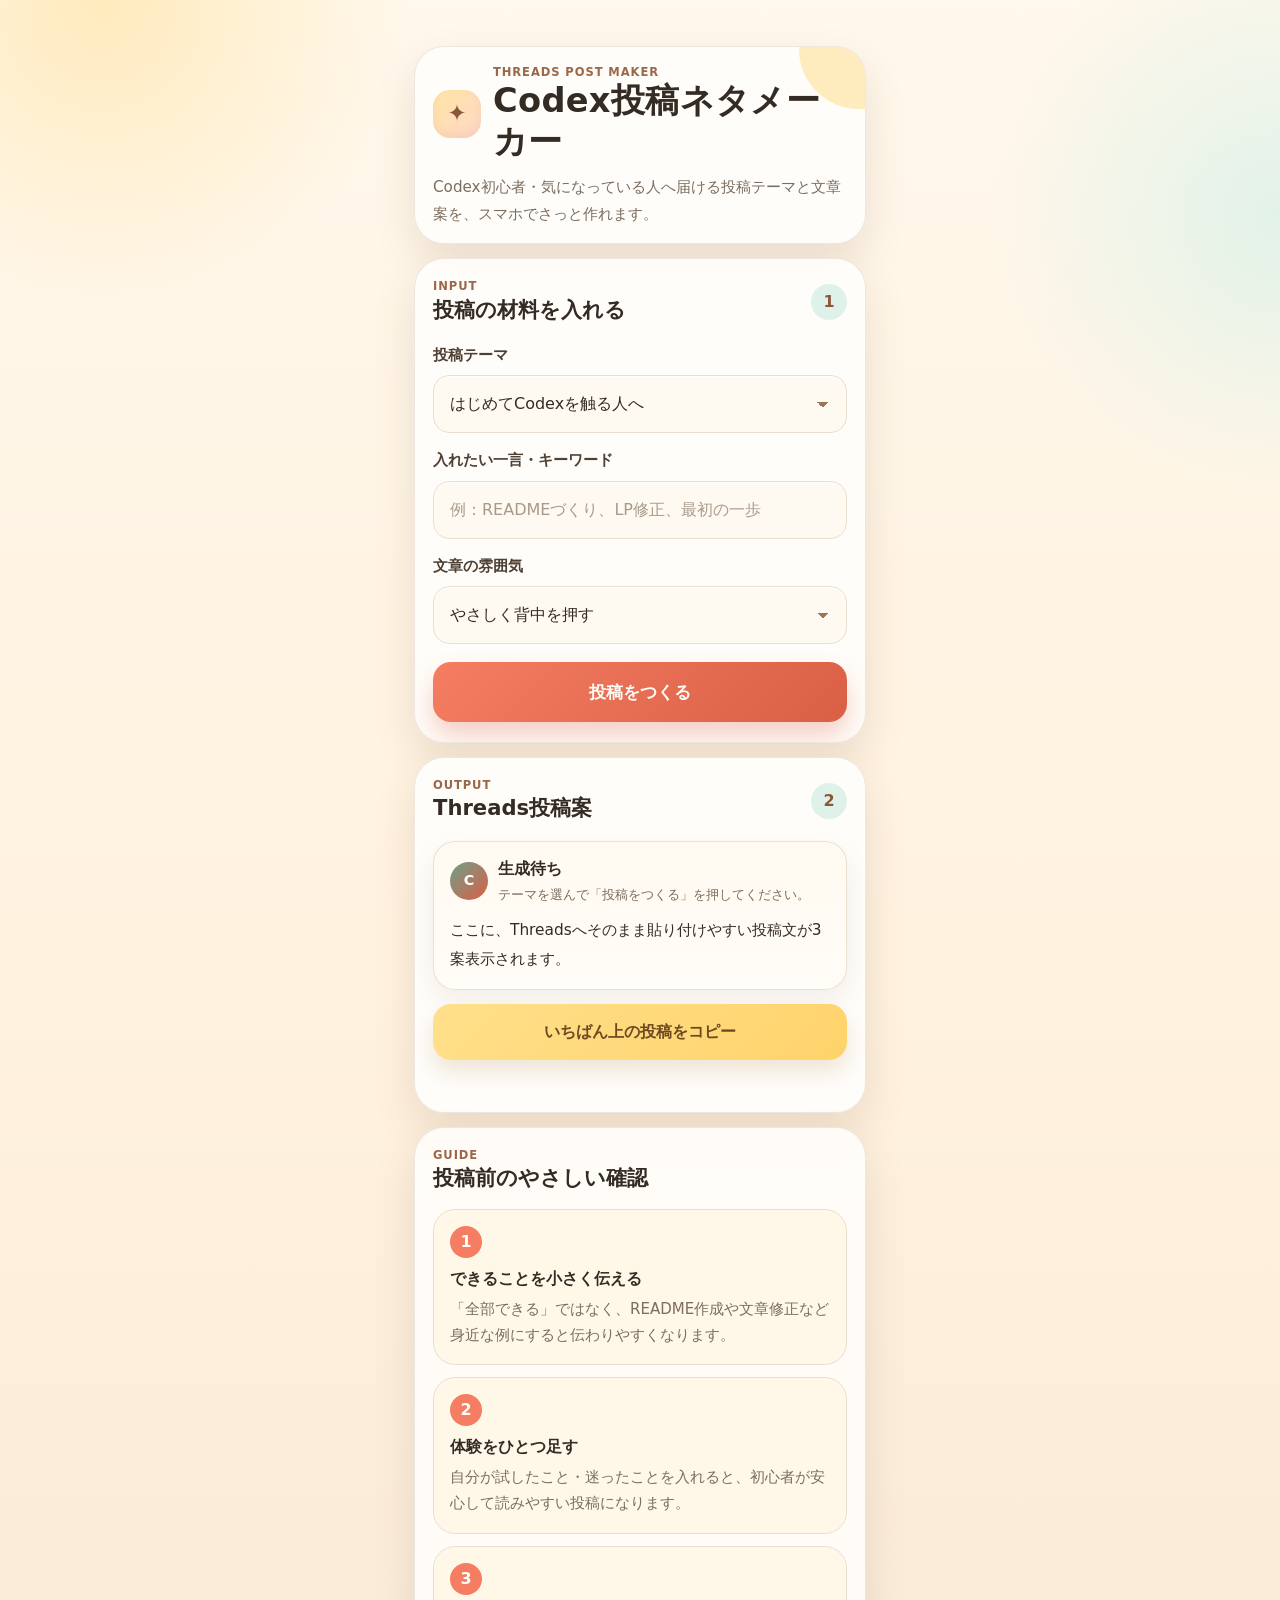
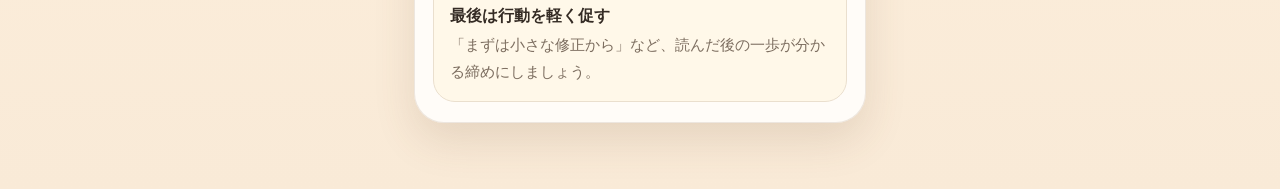
<file: index.html>
<!DOCTYPE html>
<html lang="ja">
<head>
  <meta charset="UTF-8">
  <meta name="viewport" content="width=device-width, initial-scale=1.0">
  <title>Codex はじめて投稿ネタメーカー</title>
  <meta name="description" content="Codex初心者向けに、Threads投稿のネタと文章案をやさしく作れるスマホ対応ツールです。">
  <link rel="stylesheet" href="style.css">
</head>
<body>
  <main class="app-shell">
    <header class="app-header" aria-labelledby="page-title">
      <div class="brand-row">
        <span class="app-icon" aria-hidden="true">✦</span>
        <div>
          <p class="eyebrow">Threads post maker</p>
          <h1 id="page-title">Codex投稿ネタメーカー</h1>
        </div>
      </div>
      <p class="lead-text">Codex初心者・気になっている人へ届ける投稿テーマと文章案を、スマホでさっと作れます。</p>
    </header>

    <section class="tool-grid" aria-label="投稿作成ツール">
      <section class="card maker-card" aria-labelledby="maker-title">
        <div class="section-title-row">
          <div>
            <p class="section-kicker">Input</p>
            <h2 id="maker-title">投稿の材料を入れる</h2>
          </div>
          <span class="step-badge">1</span>
        </div>

        <form id="postForm" class="post-form">
          <div class="field-group">
            <label for="theme">投稿テーマ</label>
            <select id="theme" name="theme">
              <option value="firstStep">はじめてCodexを触る人へ</option>
              <option value="benefit">Codexで助かること</option>
              <option value="tips">つまずきにくい使い方</option>
              <option value="story">自分の体験談風</option>
            </select>
          </div>

          <div class="field-group">
            <label for="keyword">入れたい一言・キーワード</label>
            <input id="keyword" name="keyword" type="text" maxlength="40" placeholder="例：READMEづくり、LP修正、最初の一歩">
          </div>

          <div class="field-group">
            <label for="tone">文章の雰囲気</label>
            <select id="tone" name="tone">
              <option value="gentle">やさしく背中を押す</option>
              <option value="friendly">友だちに話すように</option>
              <option value="clear">すっきり分かりやすく</option>
            </select>
          </div>

          <button type="submit" class="generate-button">投稿をつくる</button>
        </form>
      </section>

      <section class="card result-card" aria-live="polite" aria-labelledby="result-title">
        <div class="section-title-row">
          <div>
            <p class="section-kicker">Output</p>
            <h2 id="result-title">Threads投稿案</h2>
          </div>
          <span class="step-badge">2</span>
        </div>

        <div id="resultText" class="result-list">
          <article class="post-card is-placeholder">
            <div class="post-card-header">
              <span class="avatar" aria-hidden="true">C</span>
              <div>
                <h3>生成待ち</h3>
                <p>テーマを選んで「投稿をつくる」を押してください。</p>
              </div>
            </div>
            <p class="post-body">ここに、Threadsへそのまま貼り付けやすい投稿文が3案表示されます。</p>
          </article>
        </div>

        <button id="copyButton" class="copy-button" type="button">いちばん上の投稿をコピー</button>
        <p id="copyMessage" class="copy-message" role="status"></p>
      </section>
    </section>

    <section class="card guide-card" aria-labelledby="guide-title">
      <p class="section-kicker">Guide</p>
      <h2 id="guide-title">投稿前のやさしい確認</h2>
      <div class="guide-grid">
        <div class="mini-card">
          <span>1</span>
          <h3>できることを小さく伝える</h3>
          <p>「全部できる」ではなく、README作成や文章修正など身近な例にすると伝わりやすくなります。</p>
        </div>
        <div class="mini-card">
          <span>2</span>
          <h3>体験をひとつ足す</h3>
          <p>自分が試したこと・迷ったことを入れると、初心者が安心して読みやすい投稿になります。</p>
        </div>
        <div class="mini-card">
          <span>3</span>
          <h3>最後は行動を軽く促す</h3>
          <p>「まずは小さな修正から」など、読んだ後の一歩が分かる締めにしましょう。</p>
        </div>
      </div>
    </section>
  </main>

  <script src="script.js"></script>
</body>
</html>
</file>
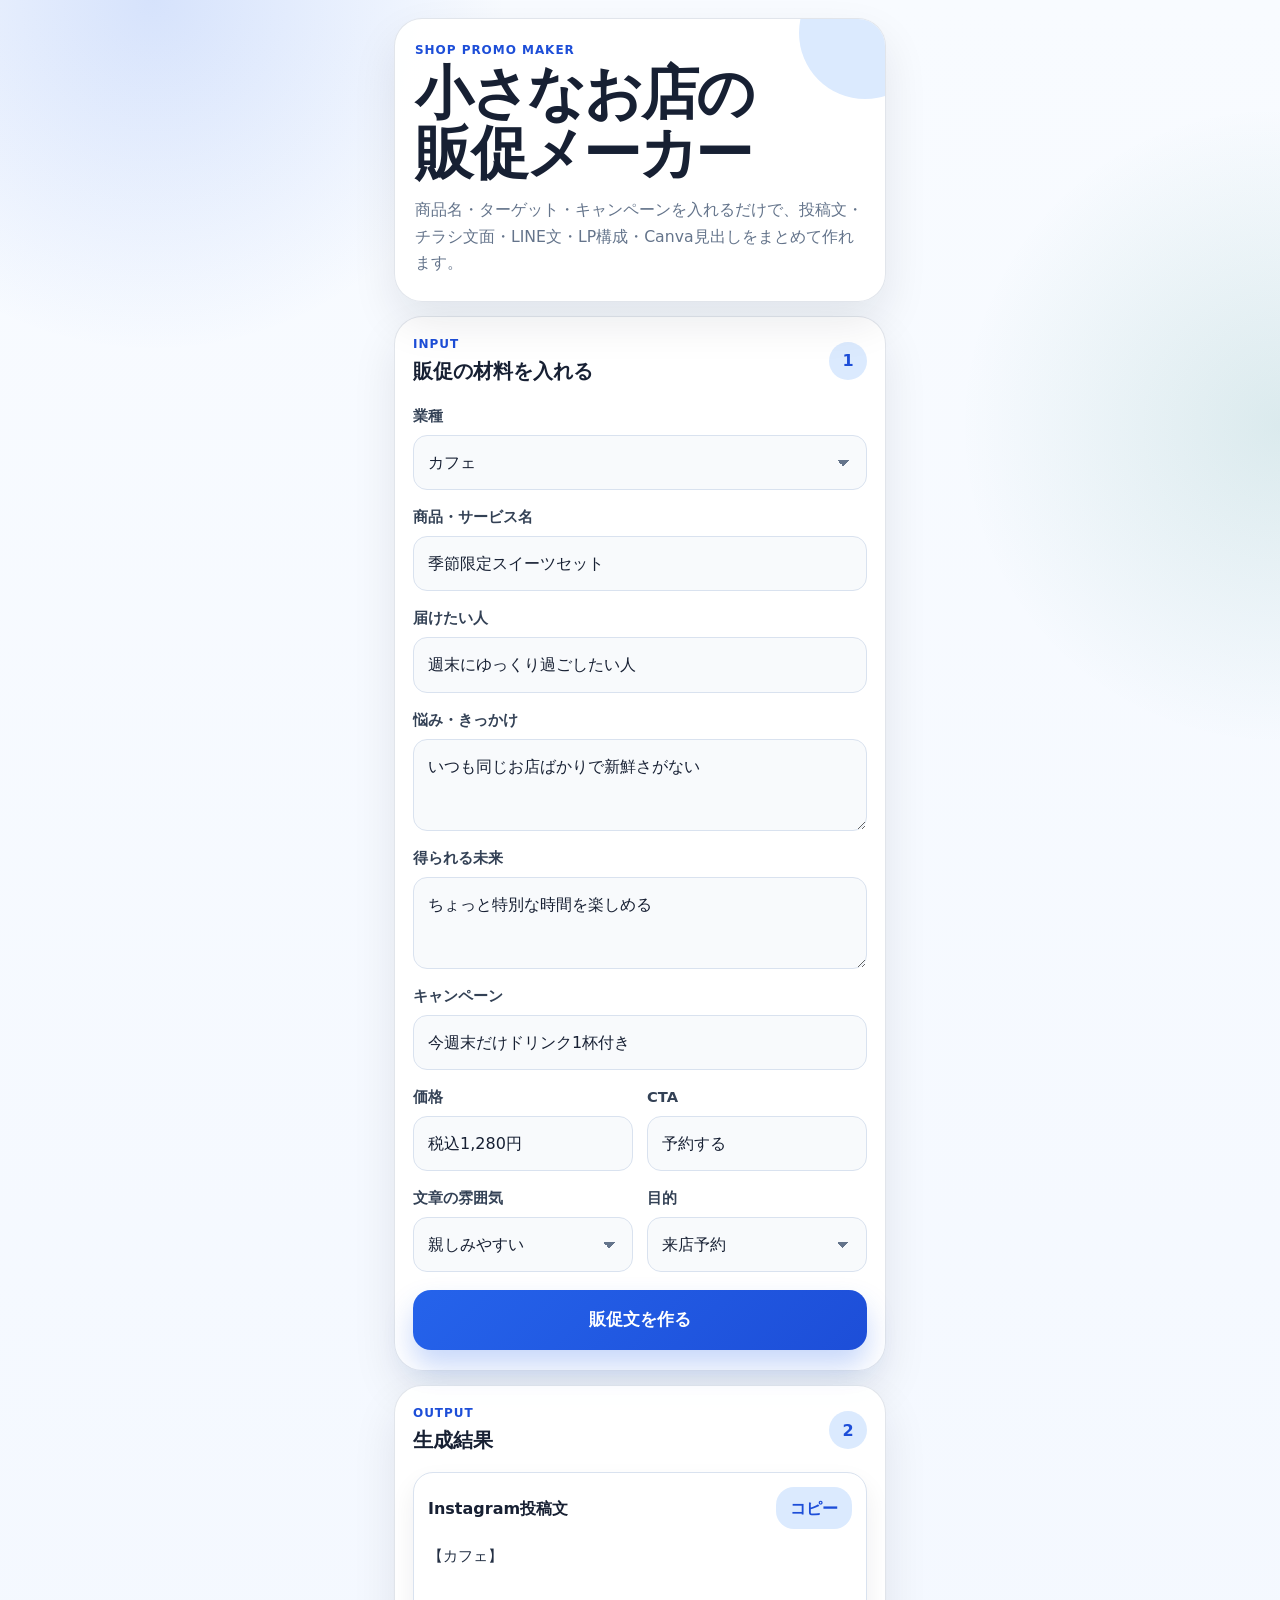
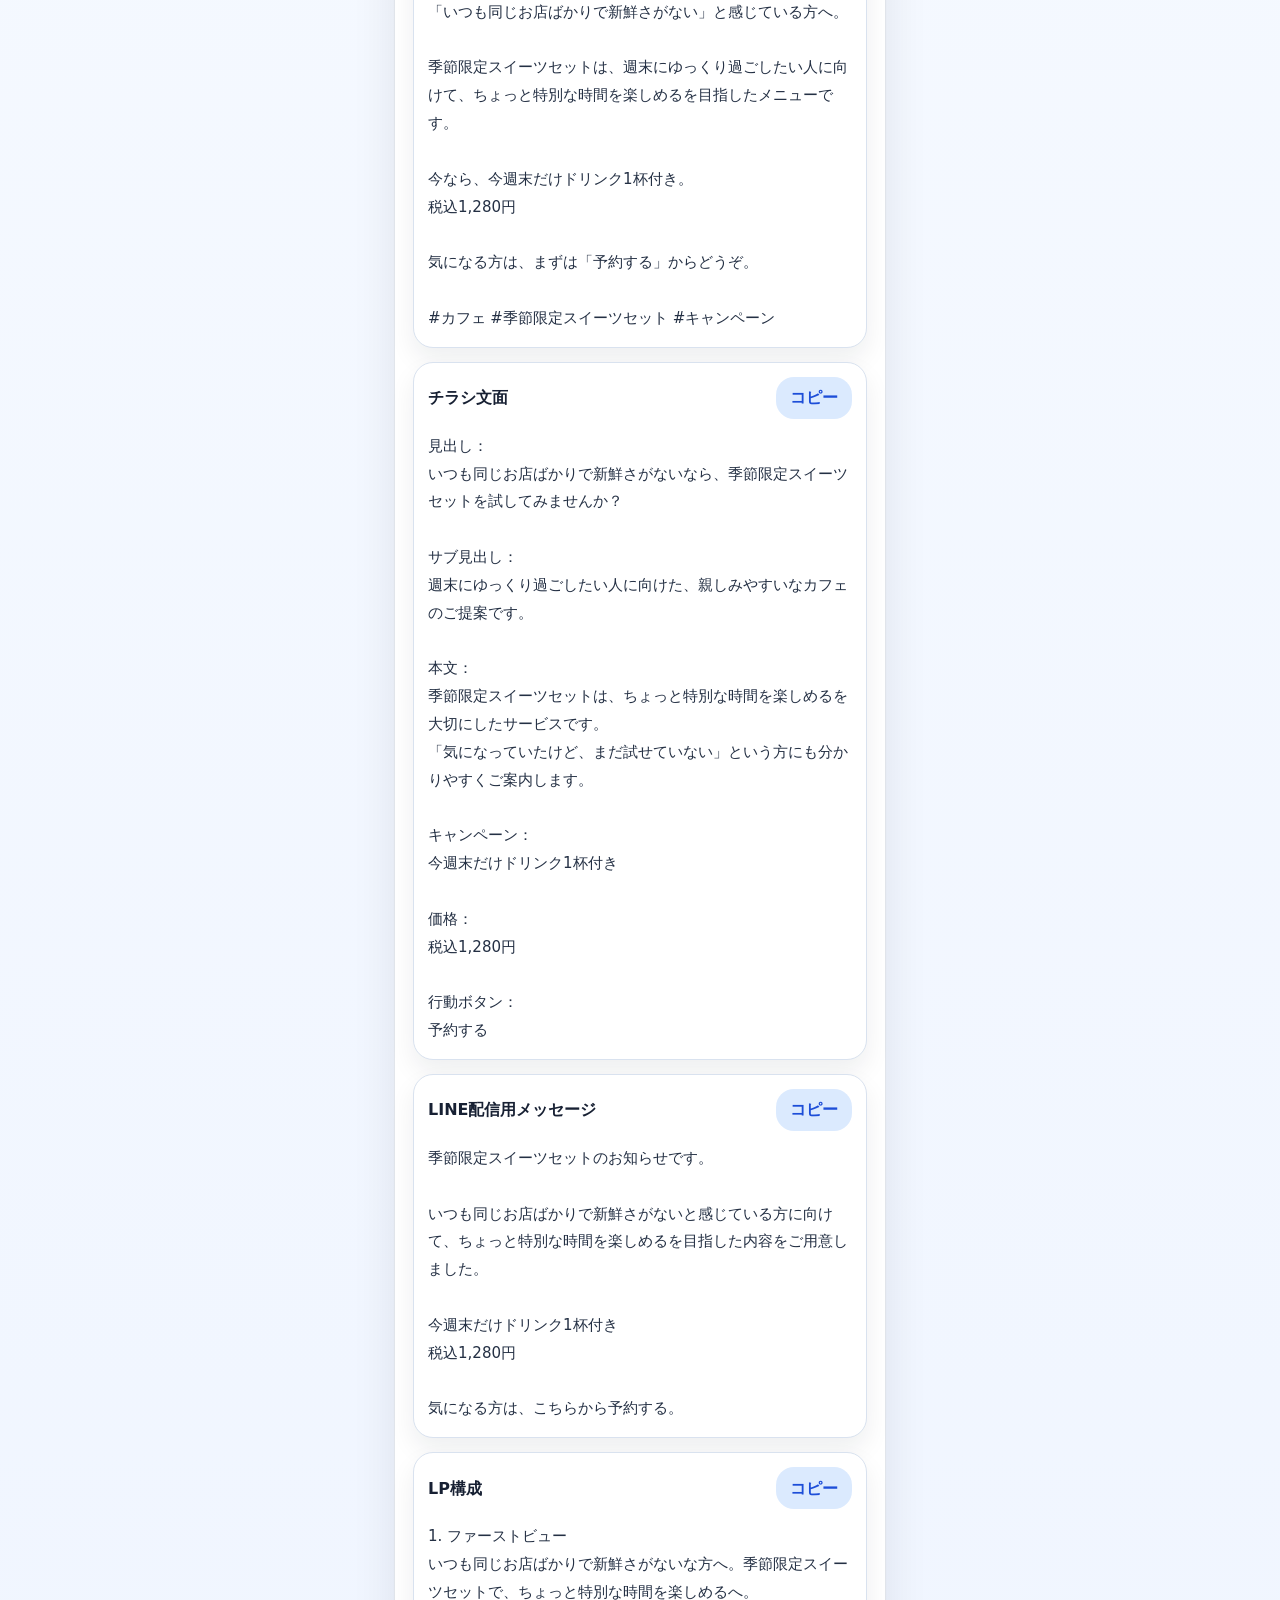
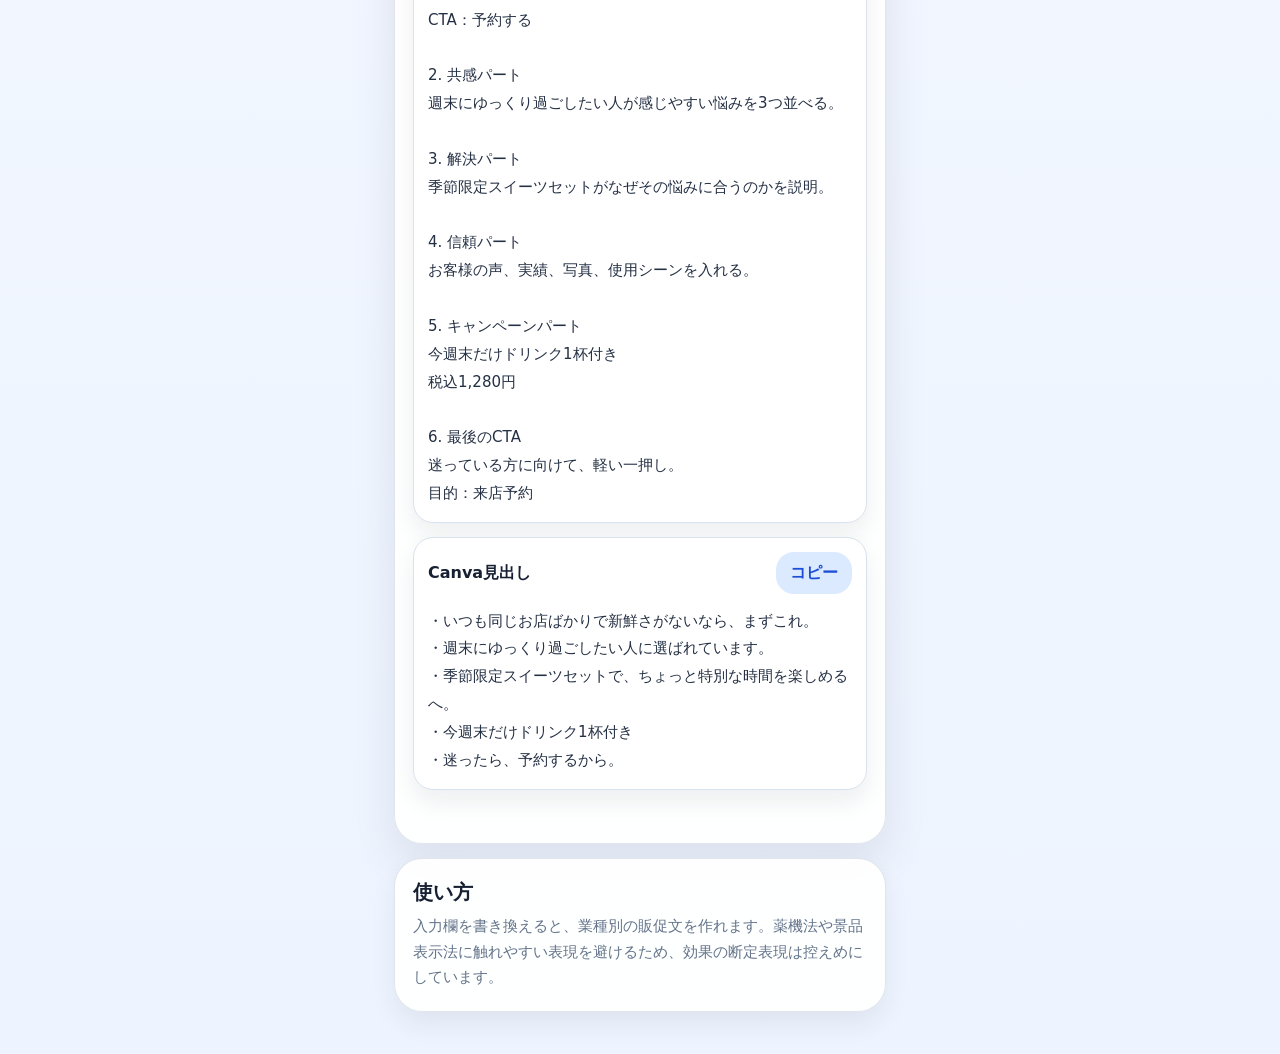
<file: shop-promo-maker/index.html>
<!DOCTYPE html>
<html lang="ja">
<head>
  <meta charset="UTF-8">
  <meta name="viewport" content="width=device-width, initial-scale=1.0">
  <title>小さなお店の販促メーカー</title>
  <meta name="description" content="小さなお店・個人事業主向けに、Instagram投稿文、チラシ文面、LINE配信文、LP構成、Canva見出しをまとめて作れるスマホ対応ツールです。">
  <link rel="stylesheet" href="style.css">
</head>
<body>
  <main class="app-shell">
    <header class="hero" aria-labelledby="page-title">
      <p class="eyebrow">Shop Promo Maker</p>
      <h1 id="page-title">小さなお店の<br>販促メーカー</h1>
      <p class="lead">商品名・ターゲット・キャンペーンを入れるだけで、投稿文・チラシ文面・LINE文・LP構成・Canva見出しをまとめて作れます。</p>
    </header>

    <section class="card" aria-labelledby="input-title">
      <div class="section-head">
        <div>
          <p class="eyebrow">Input</p>
          <h2 id="input-title">販促の材料を入れる</h2>
        </div>
        <span class="badge">1</span>
      </div>

      <form id="promoForm" class="promo-form">
        <label class="field">
          <span>業種</span>
          <select id="industry" name="industry">
            <option>カフェ</option>
            <option>美容室</option>
            <option>整体・サロン</option>
            <option>ネイル</option>
            <option>ハンドメイド</option>
            <option>教室・スクール</option>
            <option>食品通販</option>
            <option>子ども服</option>
            <option>その他</option>
          </select>
        </label>

        <label class="field">
          <span>商品・サービス名</span>
          <input id="product" name="product" type="text" value="季節限定スイーツセット">
        </label>

        <label class="field">
          <span>届けたい人</span>
          <input id="target" name="target" type="text" value="週末にゆっくり過ごしたい人">
        </label>

        <label class="field">
          <span>悩み・きっかけ</span>
          <textarea id="pain" name="pain">いつも同じお店ばかりで新鮮さがない</textarea>
        </label>

        <label class="field">
          <span>得られる未来</span>
          <textarea id="benefit" name="benefit">ちょっと特別な時間を楽しめる</textarea>
        </label>

        <label class="field">
          <span>キャンペーン</span>
          <input id="campaign" name="campaign" type="text" value="今週末だけドリンク1杯付き">
        </label>

        <div class="two-columns">
          <label class="field">
            <span>価格</span>
            <input id="price" name="price" type="text" value="税込1,280円">
          </label>

          <label class="field">
            <span>CTA</span>
            <input id="cta" name="cta" type="text" value="予約する">
          </label>
        </div>

        <div class="two-columns">
          <label class="field">
            <span>文章の雰囲気</span>
            <select id="tone" name="tone">
              <option>親しみやすい</option>
              <option>やさしい</option>
              <option>高級感</option>
              <option>信頼感</option>
              <option>おしゃれ</option>
              <option>勢い重視</option>
            </select>
          </label>

          <label class="field">
            <span>目的</span>
            <select id="goal" name="goal">
              <option>来店予約</option>
              <option>商品購入</option>
              <option>LINE登録</option>
              <option>キャンペーン告知</option>
              <option>認知拡大</option>
              <option>問い合わせ</option>
            </select>
          </label>
        </div>

        <button class="generate-button" type="submit">販促文を作る</button>
      </form>
    </section>

    <section class="card result-card" aria-labelledby="result-title">
      <div class="section-head">
        <div>
          <p class="eyebrow">Output</p>
          <h2 id="result-title">生成結果</h2>
        </div>
        <span class="badge">2</span>
      </div>

      <div id="results" class="results" aria-live="polite"></div>
      <p id="copyMessage" class="copy-message" role="status"></p>
    </section>

    <section class="notice">
      <h2>使い方</h2>
      <p>入力欄を書き換えると、業種別の販促文を作れます。薬機法や景品表示法に触れやすい表現を避けるため、効果の断定表現は控えめにしています。</p>
    </section>
  </main>

  <script src="script.js"></script>
</body>
</html>
</file>
<file: style.css>
:root {
  --bg: #fff6e6;
  --paper: #fffdfa;
  --paper-strong: #ffffff;
  --ink: #342b24;
  --muted: #7c6d5f;
  --accent: #f47d62;
  --accent-dark: #d95f45;
  --accent-soft: #ffe3d7;
  --mint: #dff2e9;
  --yellow: #ffd36b;
  --line: #eadfce;
  --shadow: 0 18px 42px rgba(111, 79, 48, 0.14);
  --shadow-soft: 0 10px 26px rgba(111, 79, 48, 0.09);
  --radius-lg: 30px;
  --radius-md: 22px;
  --radius-sm: 16px;
}

* {
  box-sizing: border-box;
}

html {
  background: #efe3cf;
}

body {
  min-width: 320px;
  margin: 0;
  color: var(--ink);
  font-family: "Hiragino Kaku Gothic ProN", "Yu Gothic", "YuGothic", "Noto Sans JP", system-ui, sans-serif;
  line-height: 1.75;
  background:
    radial-gradient(circle at 8% 0%, rgba(255, 211, 107, 0.36), transparent 19rem),
    radial-gradient(circle at 100% 12%, rgba(223, 242, 233, 0.9), transparent 18rem),
    linear-gradient(180deg, #fff8ec 0%, #fff2df 54%, #f9ead7 100%);
}

body::before {
  position: fixed;
  inset: 0;
  z-index: -1;
  pointer-events: none;
  background-image:
    radial-gradient(circle, rgba(244, 125, 98, 0.12) 1px, transparent 1px),
    radial-gradient(circle, rgba(130, 97, 73, 0.08) 1px, transparent 1px);
  background-position: 0 0, 14px 18px;
  background-size: 34px 34px;
  content: "";
}

button,
input,
select {
  font: inherit;
}

button {
  -webkit-tap-highlight-color: transparent;
}

.app-shell {
  width: min(100%, 480px);
  min-height: 100vh;
  margin: 0 auto;
  padding: 18px 14px 38px;
}

.app-header,
.card {
  position: relative;
  overflow: hidden;
  border: 1px solid rgba(115, 84, 55, 0.13);
  border-radius: var(--radius-lg);
  background: rgba(255, 253, 250, 0.94);
  box-shadow: var(--shadow);
}

.app-header {
  padding: 18px 18px 16px;
}

.app-header::after {
  position: absolute;
  width: 120px;
  height: 120px;
  right: -54px;
  top: -58px;
  border-radius: 999px;
  background: rgba(255, 211, 107, 0.42);
  content: "";
}

.brand-row,
.section-title-row,
.post-card-header {
  display: flex;
  align-items: center;
}

.brand-row {
  position: relative;
  z-index: 1;
  gap: 12px;
}

.app-icon {
  display: grid;
  flex: 0 0 auto;
  width: 48px;
  height: 48px;
  place-items: center;
  border-radius: 17px;
  color: #8b573b;
  font-size: 1.45rem;
  font-weight: 900;
  background: linear-gradient(135deg, #ffe6a4, #ffd7c9);
  box-shadow: inset 0 -4px 10px rgba(139, 87, 59, 0.08);
}

.eyebrow,
.section-kicker {
  margin: 0 0 2px;
  color: #9b6749;
  font-size: 0.72rem;
  font-weight: 900;
  letter-spacing: 0.08em;
  line-height: 1.25;
  text-transform: uppercase;
}

h1,
h2,
h3,
p {
  margin-top: 0;
}

h1 {
  margin-bottom: 0;
  font-size: clamp(1.45rem, 7vw, 2.1rem);
  line-height: 1.2;
  letter-spacing: 0.01em;
}

h2 {
  margin-bottom: 0;
  font-size: 1.32rem;
  line-height: 1.35;
}

h3 {
  margin-bottom: 5px;
  font-size: 0.98rem;
  line-height: 1.45;
}

.lead-text {
  position: relative;
  z-index: 1;
  margin: 12px 0 0;
  color: var(--muted);
  font-size: 0.95rem;
}

.tool-grid {
  display: grid;
  gap: 14px;
  margin-top: 14px;
}

.card {
  padding: 20px 18px;
}

.section-title-row {
  justify-content: space-between;
  gap: 14px;
  margin-bottom: 18px;
}

.step-badge {
  display: grid;
  flex: 0 0 auto;
  width: 36px;
  height: 36px;
  place-items: center;
  border-radius: 50%;
  color: #8b573b;
  font-weight: 900;
  background: var(--mint);
}

.post-form {
  display: grid;
  gap: 14px;
}

.field-group {
  display: grid;
  gap: 7px;
}

.post-form label {
  color: #4f4034;
  font-size: 0.94rem;
  font-weight: 900;
}

input,
select {
  width: 100%;
  min-height: 58px;
  border: 1.5px solid var(--line);
  border-radius: var(--radius-sm);
  color: var(--ink);
  background-color: #fffaf1;
  box-shadow: inset 0 1px 0 rgba(255, 255, 255, 0.8);
  padding: 0 16px;
  appearance: none;
}

select {
  background-image: linear-gradient(45deg, transparent 50%, #9b7658 50%), linear-gradient(135deg, #9b7658 50%, transparent 50%);
  background-position: calc(100% - 23px) 26px, calc(100% - 17px) 26px;
  background-size: 6px 6px, 6px 6px;
  background-repeat: no-repeat;
  padding-right: 44px;
}

input::placeholder {
  color: #a9998b;
}

.generate-button,
.copy-button,
.copy-pattern-button {
  display: inline-flex;
  align-items: center;
  justify-content: center;
  width: 100%;
  border: 0;
  border-radius: 18px;
  font-weight: 900;
  text-decoration: none;
  cursor: pointer;
  transition: transform 0.16s ease, box-shadow 0.16s ease, filter 0.16s ease;
}

.generate-button {
  min-height: 60px;
  margin-top: 4px;
  color: #fffdf7;
  font-size: 1.08rem;
  background: linear-gradient(135deg, var(--accent), var(--accent-dark));
  box-shadow: 0 14px 24px rgba(217, 95, 69, 0.28);
}

.copy-button {
  min-height: 56px;
  margin-top: 14px;
  color: #6d4b22;
  background: linear-gradient(135deg, #ffe08b, var(--yellow));
  box-shadow: 0 12px 22px rgba(151, 105, 34, 0.16);
}

.copy-pattern-button {
  min-height: 44px;
  margin-top: 14px;
  color: #7b4d34;
  background: var(--accent-soft);
}

.generate-button:hover,
.copy-button:hover,
.copy-pattern-button:hover {
  filter: brightness(1.02);
  transform: translateY(-2px);
}

.generate-button:active,
.copy-button:active,
.copy-pattern-button:active {
  transform: translateY(0);
}

.generate-button:focus-visible,
.copy-button:focus-visible,
.copy-pattern-button:focus-visible,
input:focus-visible,
select:focus-visible {
  outline: 4px solid rgba(244, 125, 98, 0.28);
  outline-offset: 3px;
}

.result-card {
  background: rgba(255, 253, 250, 0.98);
}

.result-list {
  display: grid;
  gap: 12px;
}

.post-card {
  padding: 16px;
  border: 1px solid rgba(234, 223, 206, 0.95);
  border-radius: var(--radius-md);
  background: var(--paper-strong);
  box-shadow: var(--shadow-soft);
}

.post-card.is-placeholder {
  background: linear-gradient(180deg, #fffaf1, #fffdf8);
}

.post-card-header {
  gap: 10px;
  margin-bottom: 13px;
}

.avatar {
  display: grid;
  flex: 0 0 auto;
  width: 38px;
  height: 38px;
  place-items: center;
  border-radius: 50%;
  color: #fff;
  font-size: 0.9rem;
  font-weight: 900;
  background: linear-gradient(135deg, #6f9f8a, #d95f45);
}

.post-card-header p,
.post-body,
.copy-message,
.mini-card p {
  color: var(--muted);
}

.post-card-header p {
  margin-bottom: 0;
  font-size: 0.82rem;
  line-height: 1.35;
}

.post-body {
  margin-bottom: 0;
  color: var(--ink);
  font-size: 0.96rem;
  line-height: 1.85;
  white-space: pre-wrap;
  word-break: break-word;
}

.copy-message {
  min-height: 1.5em;
  margin: 10px 0 0;
  font-size: 0.9rem;
  font-weight: 800;
  text-align: center;
}

.guide-card {
  margin-top: 14px;
}

.guide-grid {
  display: grid;
  gap: 12px;
  margin-top: 16px;
}

.mini-card {
  padding: 16px;
  border: 1px solid var(--line);
  border-radius: var(--radius-md);
  background: #fff8e9;
}

.mini-card span {
  display: inline-grid;
  width: 32px;
  height: 32px;
  margin-bottom: 10px;
  place-items: center;
  border-radius: 50%;
  color: #fffdf7;
  font-weight: 900;
  background: var(--accent);
}

.mini-card p {
  margin-bottom: 0;
  font-size: 0.94rem;
}

@media (max-width: 360px) {
  .app-shell {
    padding-right: 10px;
    padding-left: 10px;
  }

  .app-header,
  .card {
    border-radius: 24px;
  }

  .app-header,
  .card,
  .post-card {
    padding-right: 14px;
    padding-left: 14px;
  }
}

@media (min-width: 760px) {
  body {
    padding: 28px 0;
  }

  .app-shell {
    min-height: auto;
  }
}
</file>
<file: shop-promo-maker/style.css>
:root {
  --bg: #f4f6fb;
  --paper: #ffffff;
  --paper-soft: #f8fafc;
  --ink: #172033;
  --muted: #64748b;
  --line: #d9e2ef;
  --accent: #2563eb;
  --accent-dark: #1d4ed8;
  --accent-soft: #dbeafe;
  --success: #0f766e;
  --shadow: 0 20px 45px rgba(15, 23, 42, 0.09);
  --shadow-soft: 0 12px 26px rgba(15, 23, 42, 0.07);
  --radius-lg: 28px;
  --radius-md: 20px;
  --radius-sm: 14px;
}

* {
  box-sizing: border-box;
}

html {
  background: var(--bg);
}

body {
  min-width: 320px;
  margin: 0;
  color: var(--ink);
  font-family: "Hiragino Kaku Gothic ProN", "Yu Gothic", "YuGothic", "Noto Sans JP", system-ui, sans-serif;
  line-height: 1.7;
  background:
    radial-gradient(circle at 12% 0%, rgba(37, 99, 235, 0.16), transparent 22rem),
    radial-gradient(circle at 100% 10%, rgba(15, 118, 110, 0.12), transparent 20rem),
    linear-gradient(180deg, #f8fbff 0%, #eef4ff 100%);
}

button,
input,
select,
textarea {
  font: inherit;
}

button {
  -webkit-tap-highlight-color: transparent;
}

.app-shell {
  width: min(100%, 520px);
  min-height: 100vh;
  margin: 0 auto;
  padding: 18px 14px 42px;
}

.hero,
.card,
.notice {
  border: 1px solid rgba(148, 163, 184, 0.28);
  border-radius: var(--radius-lg);
  background: rgba(255, 255, 255, 0.94);
  box-shadow: var(--shadow);
}

.hero {
  overflow: hidden;
  position: relative;
  padding: 24px 20px;
}

.hero::after {
  position: absolute;
  right: -46px;
  top: -52px;
  width: 132px;
  height: 132px;
  border-radius: 999px;
  background: var(--accent-soft);
  content: "";
}

.eyebrow {
  margin: 0 0 6px;
  color: var(--accent-dark);
  font-size: 0.75rem;
  font-weight: 900;
  letter-spacing: 0.08em;
  line-height: 1.25;
  text-transform: uppercase;
}

h1,
h2,
h3,
p {
  margin-top: 0;
}

h1 {
  position: relative;
  z-index: 1;
  margin-bottom: 12px;
  font-size: clamp(2rem, 10vw, 3.6rem);
  line-height: 1.05;
  letter-spacing: -0.04em;
}

h2 {
  margin-bottom: 0;
  font-size: 1.25rem;
  line-height: 1.35;
}

h3 {
  margin-bottom: 8px;
  font-size: 1.05rem;
}

.lead {
  position: relative;
  z-index: 1;
  margin-bottom: 0;
  color: var(--muted);
  font-size: 0.98rem;
}

.card,
.notice {
  margin-top: 14px;
  padding: 20px 18px;
}

.section-head {
  display: flex;
  align-items: center;
  justify-content: space-between;
  gap: 16px;
  margin-bottom: 18px;
}

.badge {
  display: grid;
  flex: 0 0 auto;
  width: 38px;
  height: 38px;
  place-items: center;
  border-radius: 999px;
  color: var(--accent-dark);
  font-weight: 900;
  background: var(--accent-soft);
}

.promo-form {
  display: grid;
  gap: 14px;
}

.field {
  display: grid;
  gap: 7px;
}

.field span {
  color: #334155;
  font-size: 0.92rem;
  font-weight: 900;
}

input,
select,
textarea {
  width: 100%;
  border: 1.5px solid var(--line);
  border-radius: var(--radius-sm);
  color: var(--ink);
  background-color: var(--paper-soft);
  padding: 13px 14px;
}

input,
select {
  min-height: 54px;
}

textarea {
  min-height: 92px;
  resize: vertical;
}

select {
  appearance: none;
  background-image: linear-gradient(45deg, transparent 50%, #64748b 50%), linear-gradient(135deg, #64748b 50%, transparent 50%);
  background-position: calc(100% - 23px) 24px, calc(100% - 17px) 24px;
  background-repeat: no-repeat;
  background-size: 6px 6px, 6px 6px;
  padding-right: 44px;
}

input:focus-visible,
select:focus-visible,
textarea:focus-visible,
button:focus-visible {
  outline: 4px solid rgba(37, 99, 235, 0.2);
  outline-offset: 2px;
}

.two-columns {
  display: grid;
  gap: 14px;
}

.generate-button,
.copy-button {
  display: inline-flex;
  align-items: center;
  justify-content: center;
  border: 0;
  border-radius: 18px;
  font-weight: 900;
  cursor: pointer;
  transition: transform 0.16s ease, box-shadow 0.16s ease, filter 0.16s ease;
}

.generate-button {
  width: 100%;
  min-height: 60px;
  margin-top: 4px;
  color: #fff;
  font-size: 1.04rem;
  background: linear-gradient(135deg, var(--accent), var(--accent-dark));
  box-shadow: 0 16px 28px rgba(37, 99, 235, 0.25);
}

.copy-button {
  min-height: 42px;
  padding: 0 14px;
  color: var(--accent-dark);
  background: var(--accent-soft);
}

.generate-button:hover,
.copy-button:hover {
  filter: brightness(1.02);
  transform: translateY(-2px);
}

.generate-button:active,
.copy-button:active {
  transform: translateY(0);
}

.results {
  display: grid;
  gap: 14px;
}

.result-block {
  overflow: hidden;
  border: 1px solid var(--line);
  border-radius: var(--radius-md);
  background: #ffffff;
  box-shadow: var(--shadow-soft);
}

.result-block-header {
  display: flex;
  align-items: center;
  justify-content: space-between;
  gap: 12px;
  padding: 14px 14px 0;
}

.result-title {
  margin-bottom: 0;
  font-size: 1rem;
}

.result-text {
  margin: 0;
  padding: 14px;
  color: #243044;
  font-family: inherit;
  font-size: 0.94rem;
  line-height: 1.85;
  white-space: pre-wrap;
  word-break: break-word;
}

.copy-message {
  min-height: 1.5em;
  margin: 12px 0 0;
  color: var(--success);
  font-size: 0.9rem;
  font-weight: 900;
  text-align: center;
}

.notice {
  color: var(--muted);
  box-shadow: var(--shadow-soft);
}

.notice h2 {
  margin-bottom: 8px;
  color: var(--ink);
}

.notice p {
  margin-bottom: 0;
  font-size: 0.94rem;
}

@media (min-width: 560px) {
  .two-columns {
    grid-template-columns: 1fr 1fr;
  }
}

@media (max-width: 360px) {
  .app-shell {
    padding-right: 10px;
    padding-left: 10px;
  }

  .hero,
  .card,
  .notice {
    border-radius: 22px;
    padding-right: 14px;
    padding-left: 14px;
  }
}
</file>
